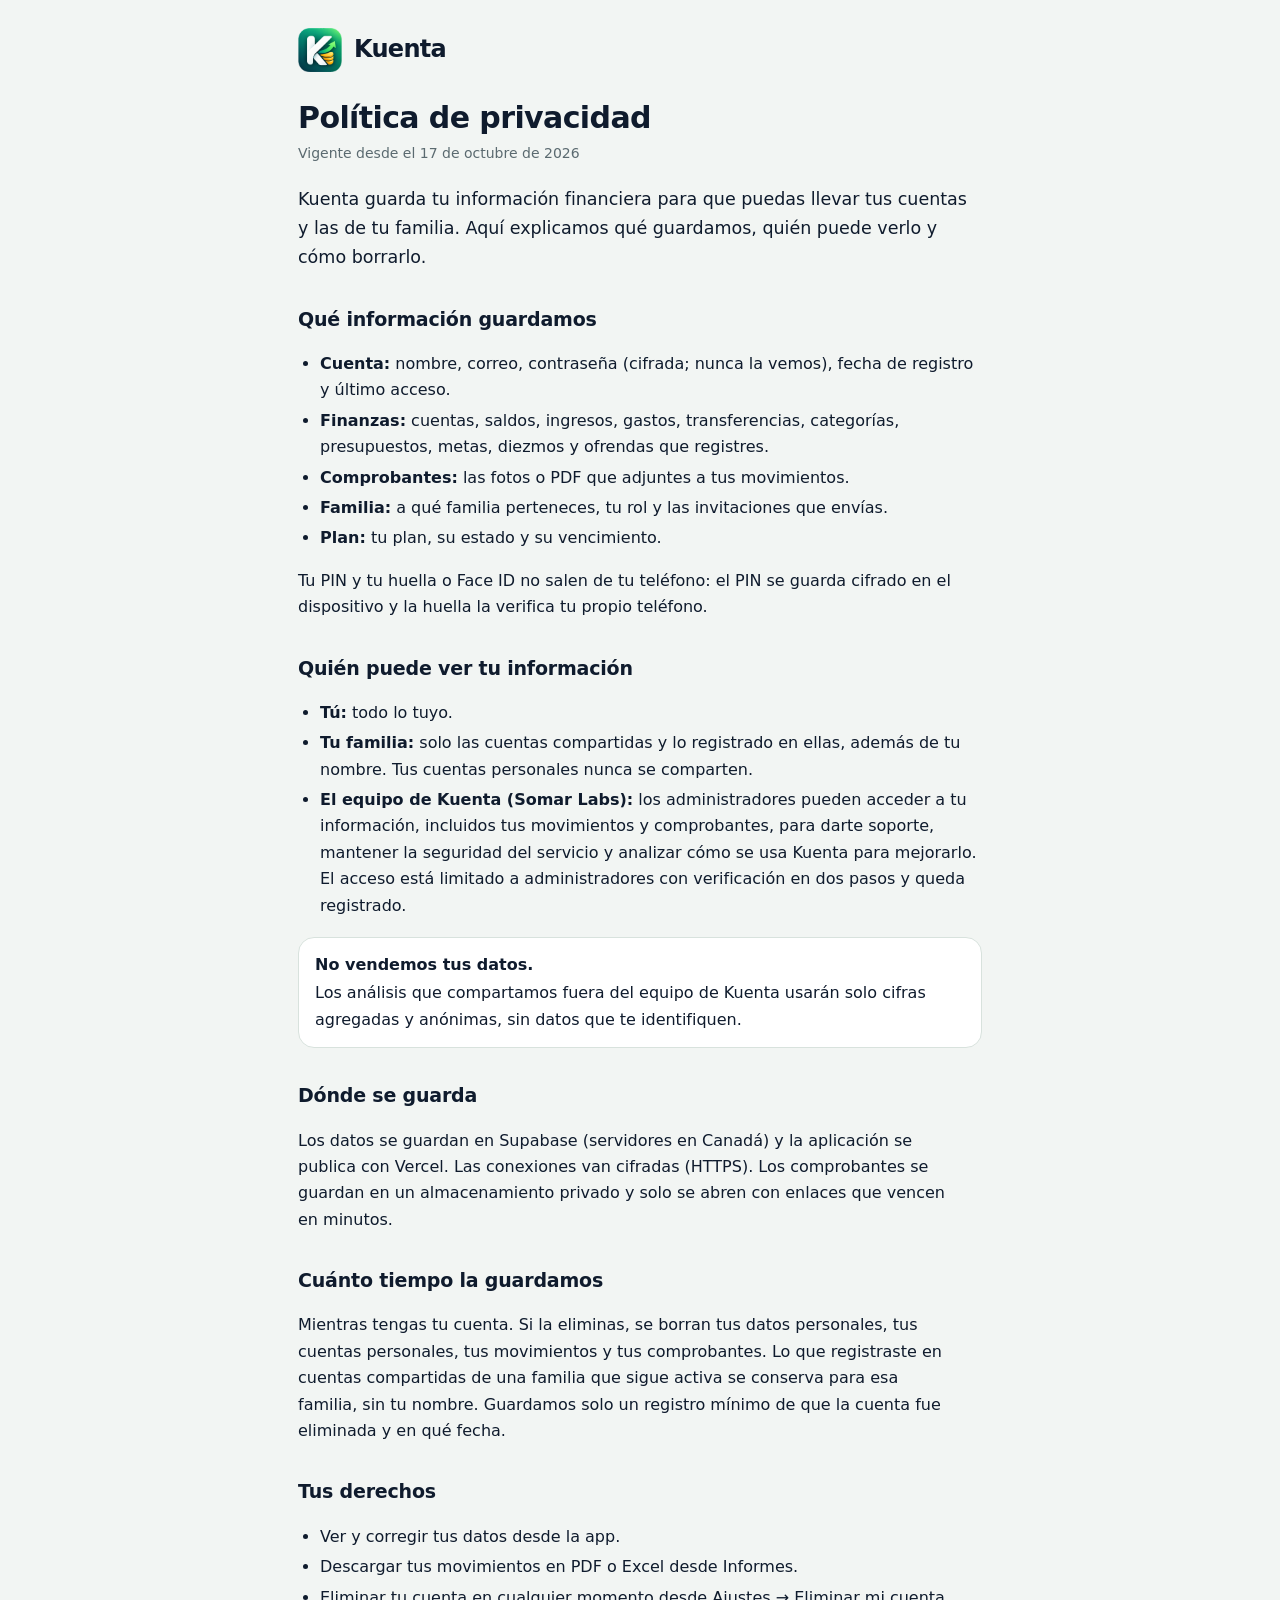
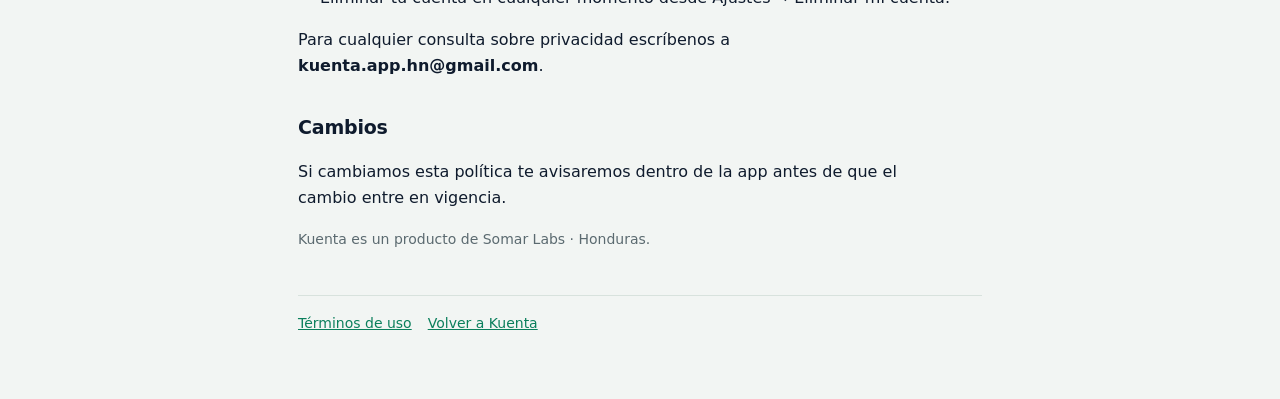
<file: privacidad.html>
<!doctype html>
<html lang="es">
<head>
<meta charset="utf-8">
<meta name="viewport" content="width=device-width, initial-scale=1, viewport-fit=cover">
<meta http-equiv="Content-Security-Policy" content="default-src 'self'; script-src 'self'; style-src 'self' https://fonts.googleapis.com; font-src https://fonts.gstatic.com; img-src 'self'; object-src 'none'; base-uri 'self'; form-action 'none'">
<title>Privacidad · Kuenta</title>
<link rel="icon" href="icons/favicon-48.png" type="image/png">
<link rel="stylesheet" href="https://fonts.googleapis.com/css2?family=Sora:wght@600;700&family=Manrope:wght@400;600;700&display=swap">
<link rel="stylesheet" href="legal.css">
</head>
<body>
<main>
  <header><img src="icons/logo-mark.png" alt=""><a href="./">Kuenta</a></header>
  <h1>Política de privacidad</h1>
  <p class="meta">Vigente desde el 17 de octubre de 2026</p>
  <p class="lead">Kuenta guarda tu información financiera para que puedas llevar tus cuentas y las de tu familia. Aquí explicamos qué guardamos, quién puede verlo y cómo borrarlo.</p>

  <h2>Qué información guardamos</h2>
  <ul>
    <li><b>Cuenta:</b> nombre, correo, contraseña (cifrada; nunca la vemos), fecha de registro y último acceso.</li>
    <li><b>Finanzas:</b> cuentas, saldos, ingresos, gastos, transferencias, categorías, presupuestos, metas, diezmos y ofrendas que registres.</li>
    <li><b>Comprobantes:</b> las fotos o PDF que adjuntes a tus movimientos.</li>
    <li><b>Familia:</b> a qué familia perteneces, tu rol y las invitaciones que envías.</li>
    <li><b>Plan:</b> tu plan, su estado y su vencimiento.</li>
  </ul>
  <p>Tu PIN y tu huella o Face ID no salen de tu teléfono: el PIN se guarda cifrado en el dispositivo y la huella la verifica tu propio teléfono.</p>

  <h2>Quién puede ver tu información</h2>
  <ul>
    <li><b>Tú:</b> todo lo tuyo.</li>
    <li><b>Tu familia:</b> solo las cuentas compartidas y lo registrado en ellas, además de tu nombre. Tus cuentas personales nunca se comparten.</li>
    <li><b>El equipo de Kuenta (Somar Labs):</b> los administradores pueden acceder a tu información, incluidos tus movimientos y comprobantes, para darte soporte, mantener la seguridad del servicio y analizar cómo se usa Kuenta para mejorarlo. El acceso está limitado a administradores con verificación en dos pasos y queda registrado.</li>
  </ul>
  <div class="box"><b>No vendemos tus datos.</b>Los análisis que compartamos fuera del equipo de Kuenta usarán solo cifras agregadas y anónimas, sin datos que te identifiquen.</div>

  <h2>Dónde se guarda</h2>
  <p>Los datos se guardan en Supabase (servidores en Canadá) y la aplicación se publica con Vercel. Las conexiones van cifradas (HTTPS). Los comprobantes se guardan en un almacenamiento privado y solo se abren con enlaces que vencen en minutos.</p>

  <h2>Cuánto tiempo la guardamos</h2>
  <p>Mientras tengas tu cuenta. Si la eliminas, se borran tus datos personales, tus cuentas personales, tus movimientos y tus comprobantes. Lo que registraste en cuentas compartidas de una familia que sigue activa se conserva para esa familia, sin tu nombre. Guardamos solo un registro mínimo de que la cuenta fue eliminada y en qué fecha.</p>

  <h2>Tus derechos</h2>
  <ul>
    <li>Ver y corregir tus datos desde la app.</li>
    <li>Descargar tus movimientos en PDF o Excel desde Informes.</li>
    <li>Eliminar tu cuenta en cualquier momento desde Ajustes → Eliminar mi cuenta.</li>
  </ul>
  <p hidden>Para cualquier consulta sobre privacidad escríbenos a <b data-support></b>.</p>

  <h2>Cambios</h2>
  <p>Si cambiamos esta política te avisaremos dentro de la app antes de que el cambio entre en vigencia.</p>

  <p class="meta" style="margin-top:28px">Kuenta es un producto de Somar Labs · Honduras.</p>
  <footer><a href="terminos.html">Términos de uso</a><a href="./">Volver a Kuenta</a></footer>
</main>
<script src="config.js"></script>
<script src="legal.js"></script>
</body>
</html>
</file>
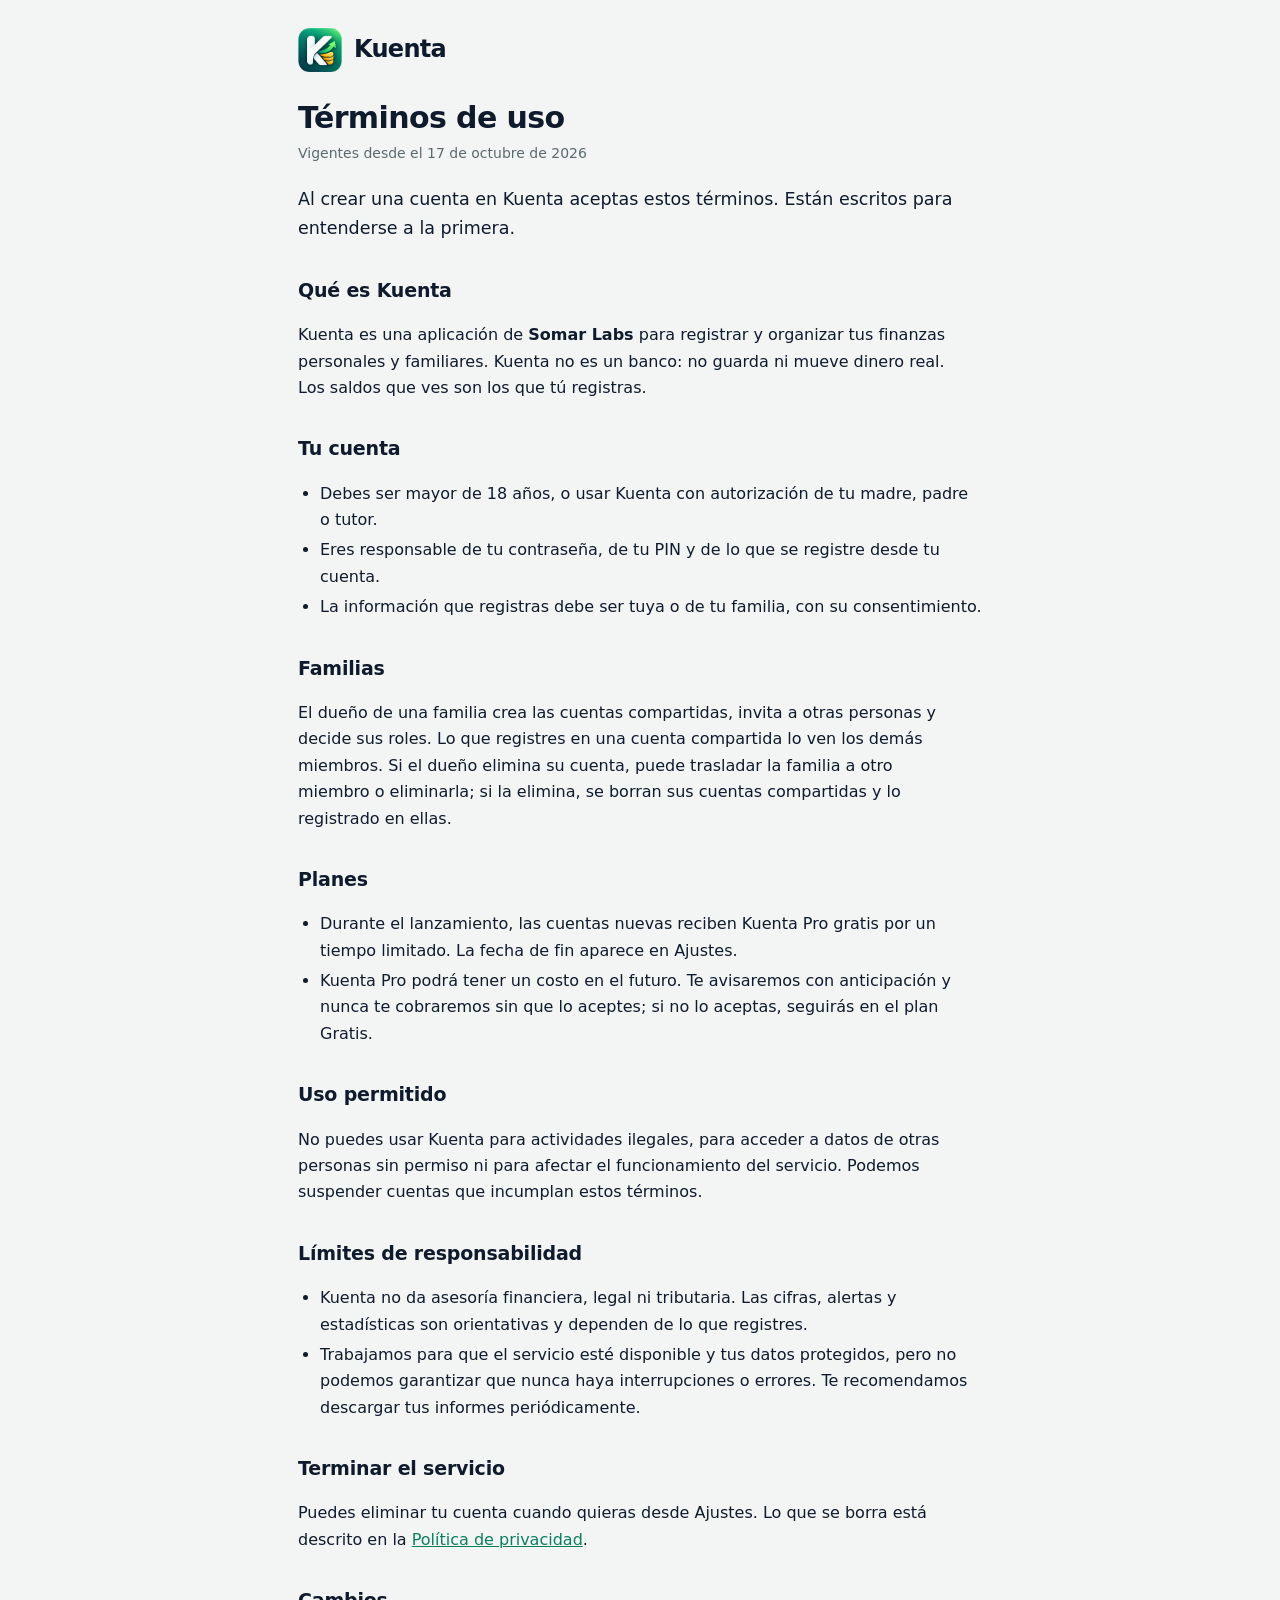
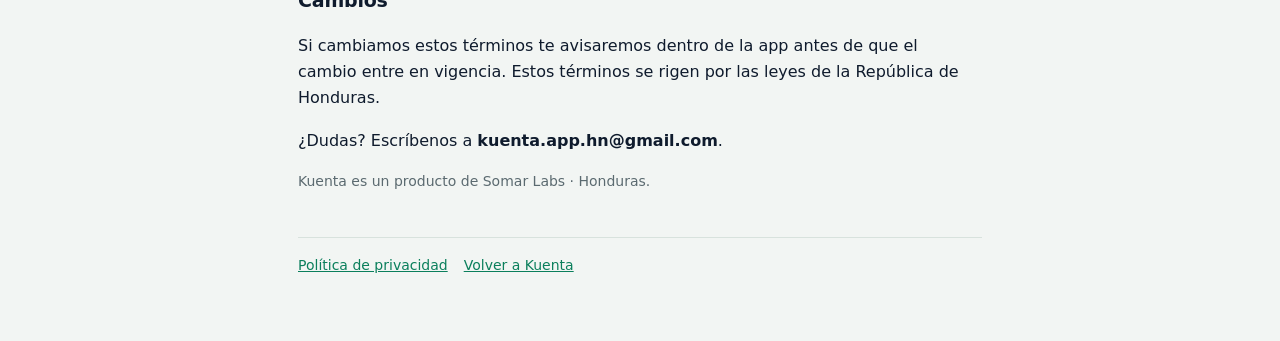
<file: terminos.html>
<!doctype html>
<html lang="es">
<head>
<meta charset="utf-8">
<meta name="viewport" content="width=device-width, initial-scale=1, viewport-fit=cover">
<meta http-equiv="Content-Security-Policy" content="default-src 'self'; script-src 'self'; style-src 'self' https://fonts.googleapis.com; font-src https://fonts.gstatic.com; img-src 'self'; object-src 'none'; base-uri 'self'; form-action 'none'">
<title>Términos · Kuenta</title>
<link rel="icon" href="icons/favicon-48.png" type="image/png">
<link rel="stylesheet" href="https://fonts.googleapis.com/css2?family=Sora:wght@600;700&family=Manrope:wght@400;600;700&display=swap">
<link rel="stylesheet" href="legal.css">
</head>
<body>
<main>
  <header><img src="icons/logo-mark.png" alt=""><a href="./">Kuenta</a></header>
  <h1>Términos de uso</h1>
  <p class="meta">Vigentes desde el 17 de octubre de 2026</p>
  <p class="lead">Al crear una cuenta en Kuenta aceptas estos términos. Están escritos para entenderse a la primera.</p>

  <h2>Qué es Kuenta</h2>
  <p>Kuenta es una aplicación de <b>Somar Labs</b> para registrar y organizar tus finanzas personales y familiares. Kuenta no es un banco: no guarda ni mueve dinero real. Los saldos que ves son los que tú registras.</p>

  <h2>Tu cuenta</h2>
  <ul>
    <li>Debes ser mayor de 18 años, o usar Kuenta con autorización de tu madre, padre o tutor.</li>
    <li>Eres responsable de tu contraseña, de tu PIN y de lo que se registre desde tu cuenta.</li>
    <li>La información que registras debe ser tuya o de tu familia, con su consentimiento.</li>
  </ul>

  <h2>Familias</h2>
  <p>El dueño de una familia crea las cuentas compartidas, invita a otras personas y decide sus roles. Lo que registres en una cuenta compartida lo ven los demás miembros. Si el dueño elimina su cuenta, puede trasladar la familia a otro miembro o eliminarla; si la elimina, se borran sus cuentas compartidas y lo registrado en ellas.</p>

  <h2>Planes</h2>
  <ul>
    <li>Durante el lanzamiento, las cuentas nuevas reciben Kuenta Pro gratis por un tiempo limitado. La fecha de fin aparece en Ajustes.</li>
    <li>Kuenta Pro podrá tener un costo en el futuro. Te avisaremos con anticipación y nunca te cobraremos sin que lo aceptes; si no lo aceptas, seguirás en el plan Gratis.</li>
  </ul>

  <h2>Uso permitido</h2>
  <p>No puedes usar Kuenta para actividades ilegales, para acceder a datos de otras personas sin permiso ni para afectar el funcionamiento del servicio. Podemos suspender cuentas que incumplan estos términos.</p>

  <h2>Límites de responsabilidad</h2>
  <ul>
    <li>Kuenta no da asesoría financiera, legal ni tributaria. Las cifras, alertas y estadísticas son orientativas y dependen de lo que registres.</li>
    <li>Trabajamos para que el servicio esté disponible y tus datos protegidos, pero no podemos garantizar que nunca haya interrupciones o errores. Te recomendamos descargar tus informes periódicamente.</li>
  </ul>

  <h2>Terminar el servicio</h2>
  <p>Puedes eliminar tu cuenta cuando quieras desde Ajustes. Lo que se borra está descrito en la <a href="privacidad.html">Política de privacidad</a>.</p>

  <h2>Cambios</h2>
  <p>Si cambiamos estos términos te avisaremos dentro de la app antes de que el cambio entre en vigencia. Estos términos se rigen por las leyes de la República de Honduras.</p>
  <p hidden>¿Dudas? Escríbenos a <b data-support></b>.</p>

  <p class="meta" style="margin-top:28px">Kuenta es un producto de Somar Labs · Honduras.</p>
  <footer><a href="privacidad.html">Política de privacidad</a><a href="./">Volver a Kuenta</a></footer>
</main>
<script src="config.js"></script>
<script src="legal.js"></script>
</body>
</html>
</file>
<file: legal.css>
/* Kuenta — páginas legales: documento de lectura, una columna */
:root{
  --bg:#F2F5F3; --surface:#FFFFFF; --fg:#0F1B2D; --muted:#5B6A70; --line:#D8E2DD; --brand:#0B7F5C; --brand-soft:#DCF1E7;
  --f-display:'Sora', ui-sans-serif, system-ui, sans-serif;
  --f-body:'Manrope', ui-sans-serif, system-ui, -apple-system, 'Segoe UI', sans-serif;
  color-scheme:light;
}
@media (prefers-color-scheme: dark){ :root{
  --bg:#0B1513; --surface:#12201C; --fg:#E8F1ED; --muted:#93A69F; --line:#25372F; --brand:#34D399; --brand-soft:#173A2F; color-scheme:dark }}
*{box-sizing:border-box}
body{margin:0;background:var(--bg);color:var(--fg);font-family:var(--f-body);font-size:16px;line-height:1.65;-webkit-font-smoothing:antialiased}
main{max-width:720px;margin:0 auto;padding:calc(28px + env(safe-area-inset-top,0px)) 18px 64px}
header{display:flex;align-items:center;gap:12px;margin-bottom:28px}
header img{width:44px;height:44px}
header a{color:var(--fg);text-decoration:none;font-family:var(--f-display);font-weight:700;font-size:24px;letter-spacing:-.03em}
h1{font-family:var(--f-display);font-size:30px;line-height:1.2;letter-spacing:-.02em;margin:0 0 6px;text-wrap:balance}
h2{font-family:var(--f-display);font-size:19px;letter-spacing:-.01em;margin:32px 0 8px;text-wrap:balance}
p,li{max-width:65ch}
ul{padding-left:22px}
li{margin:4px 0}
a{color:var(--brand)}
.meta{color:var(--muted);font-size:14px;margin:0 0 20px}
.lead{font-size:17.5px}
.box{background:var(--surface);border:1px solid var(--line);border-radius:16px;padding:14px 16px;margin:18px 0}
.box b{display:block;margin-bottom:2px}
footer{margin-top:44px;padding-top:16px;border-top:1px solid var(--line);color:var(--muted);font-size:14px;display:flex;gap:16px;flex-wrap:wrap}
</file>
